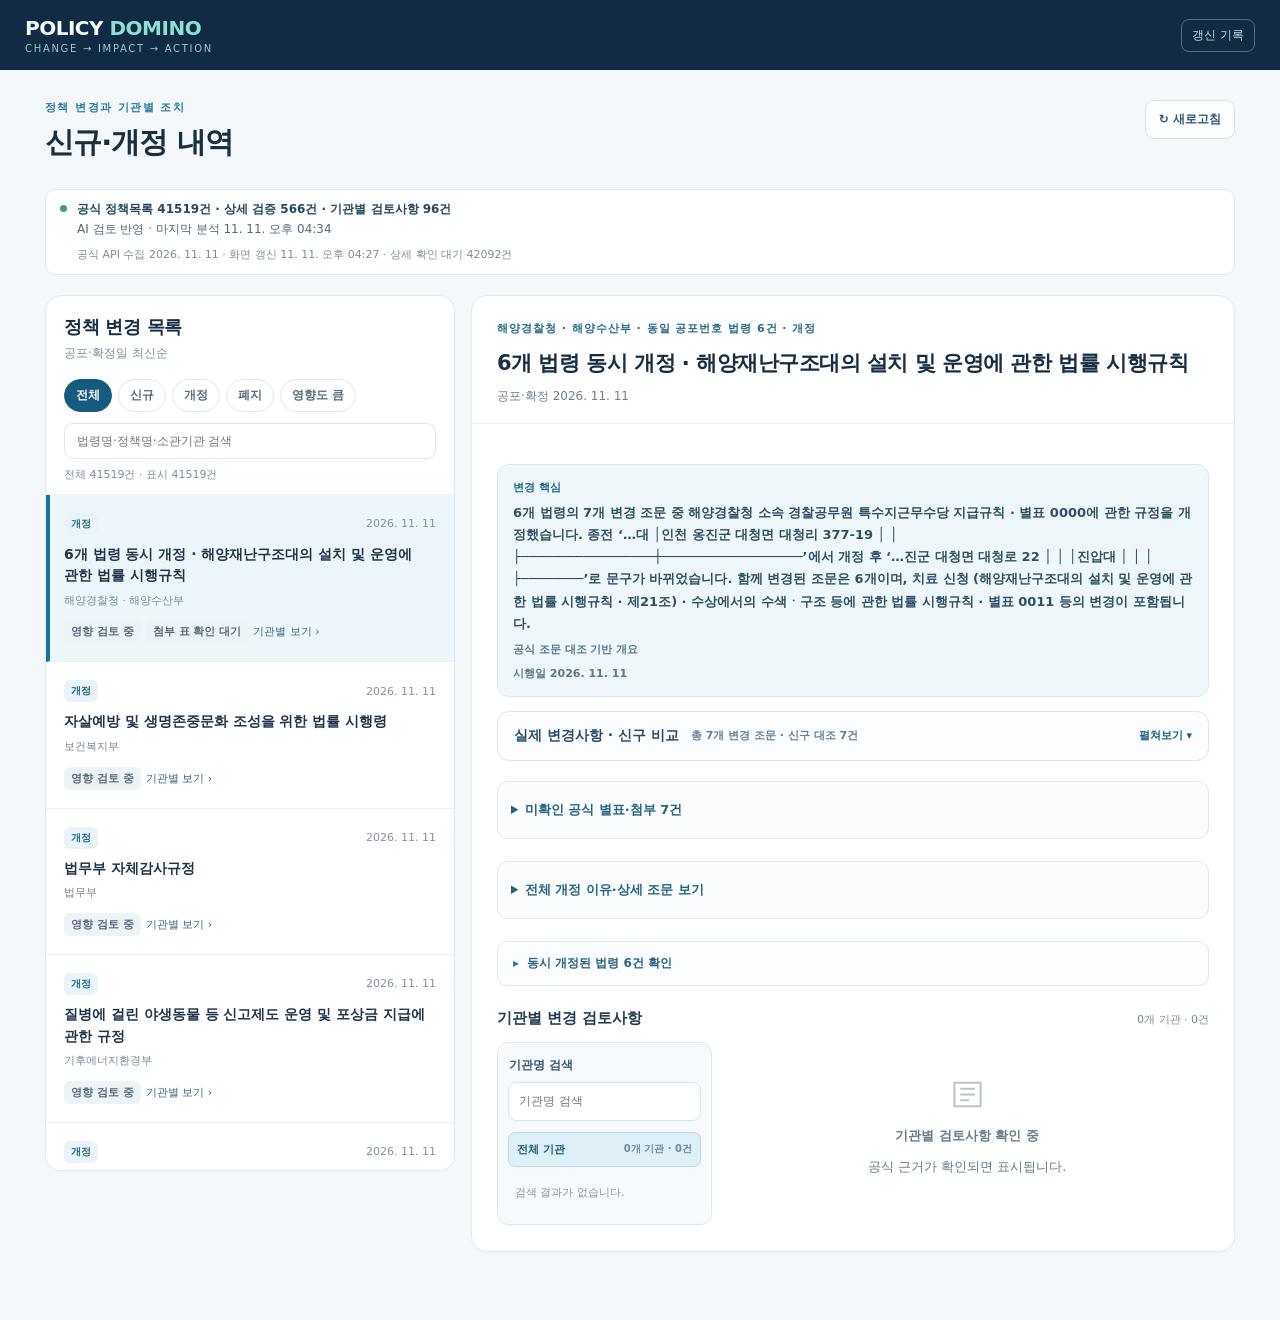
<file: site/index.html>
<!doctype html>
<html lang="ko"><head><meta charset="utf-8"><meta name="viewport" content="width=device-width,initial-scale=1">
<meta http-equiv="refresh" content="0;url=./impact/"><link rel="canonical" href="./impact/">
<title>정책도미노 | 정책 변경과 공공기관 업무 영향</title></head>
<body><p>정책도미노 서비스를 열려면 <a href="./impact/">여기</a>를 누르세요.</p>
<script>location.replace("./impact/"+location.search+location.hash);</script></body></html>
</file>
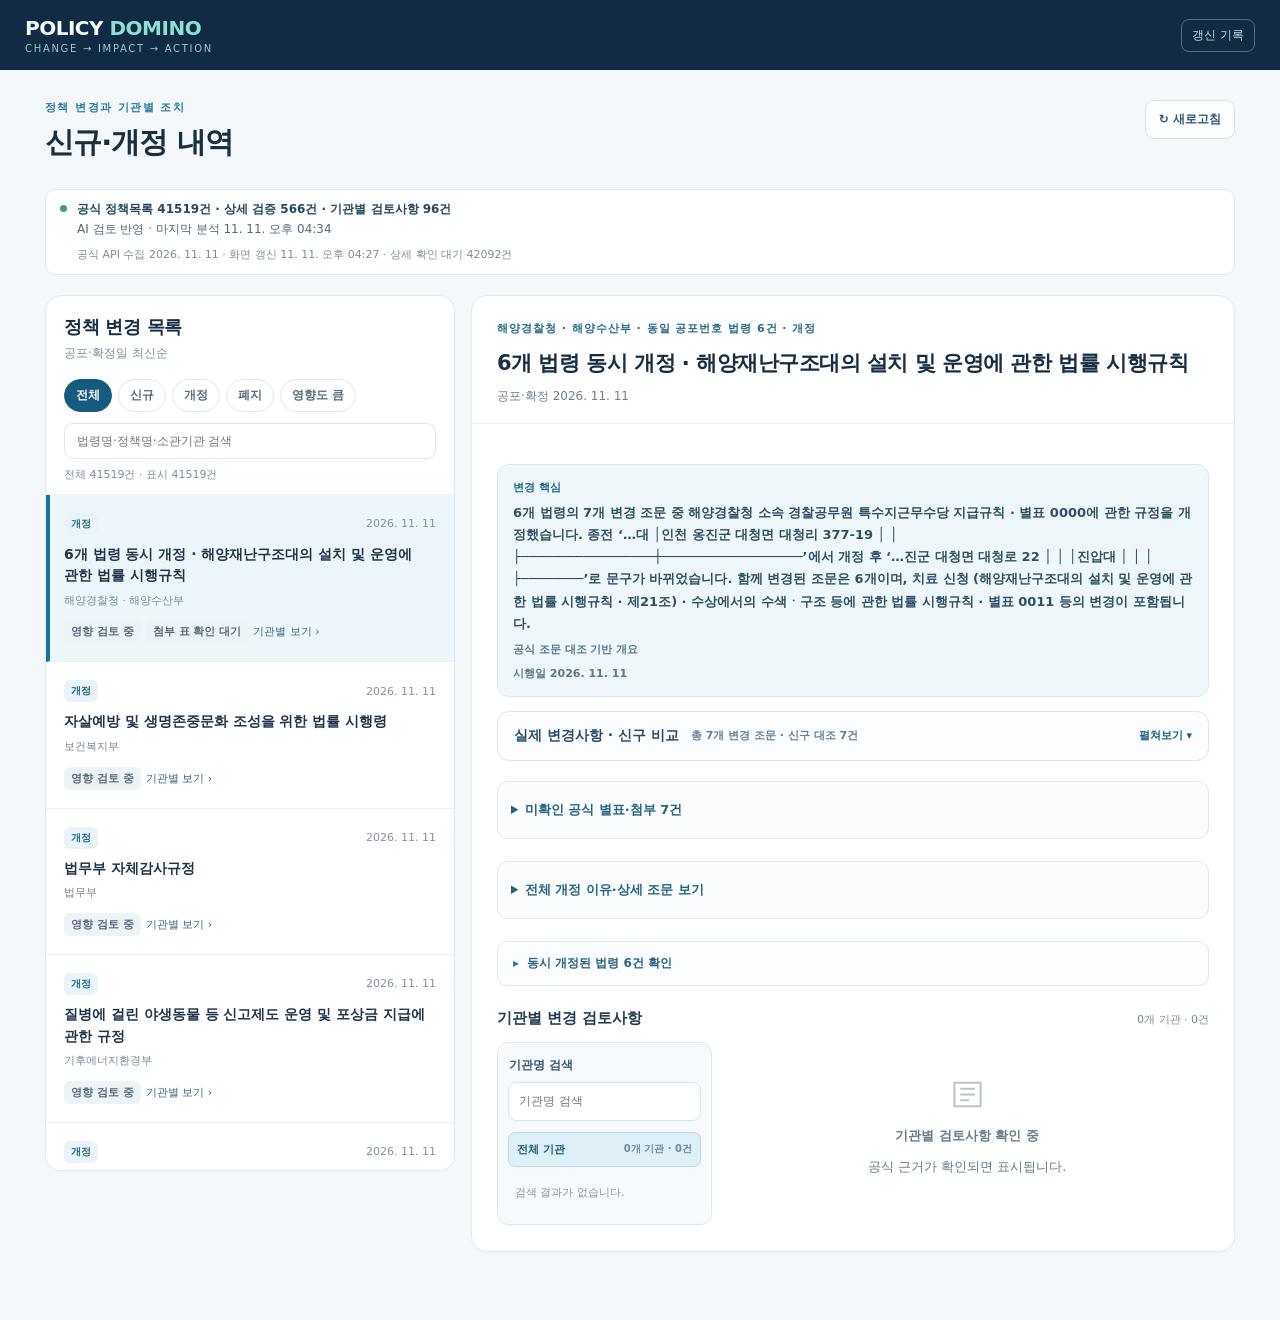
<file: site/classic/index.html>
<!doctype html>
<html lang="ko"><head><meta charset="utf-8"><meta name="viewport" content="width=device-width,initial-scale=1">
<meta name="theme-color" content="#0d263c"><title>정책 도미노 | 신규·개정 정책과 기관별 조치</title>
<link rel="stylesheet" href="../assets/classic.css"></head>
<body data-policy-data-url="./data.json">
<header><div><div class="brand">POLICY <em>DOMINO</em></div><div class="brandSub">CHANGE → IMPACT → ACTION</div></div><div class="headright"><a class="tinyLink" href="https://github.com/dodam-heo/policy-domino/actions" target="_blank" rel="noopener">갱신 기록</a></div></header>
<main>
<div class="intro"><div><div class="eyebrow">정책 변경과 기관별 조치</div><h1>신규·개정 내역</h1></div><button class="refresh" id="reload">↻ 새로고침</button></div>
<div class="system" id="system"><span class="dot"></span><div class="systemInfo"><strong id="sourceTitle">자료 갱신 상태 확인 중</strong><div id="sourceDesc"></div><div class="statusSmall" id="lastChecked"></div></div></div>
<div class="layout" id="layout">
<section class="panel listPanel" aria-label="최신 정책 변경 목록">
<div class="listHeader"><div class="panelTitle">정책 변경 목록</div><div class="panelIntro">공포·확정일 최신순</div>
<div class="filterbar"><button class="chip active" data-law="all">전체</button><button class="chip" data-law="new">신규</button><button class="chip" data-law="amended">개정</button><button class="chip" data-law="abolished">폐지</button><button class="chip" data-law="high-impact" title="변경 조문을 직접 검토하는 기관이 2곳 이상이거나 실제 변경 조항을 적용하는 다른 규정이 2개 이상 확인된 사건">영향도 큼</button></div>
<input class="search" id="q" aria-label="법령·정책 검색" placeholder="법령명·정책명·소관기관 검색"><div class="listCount" id="listCount"></div></div>
<div class="list" id="lawList"><div class="empty">공식 변경내역을 불러오는 중입니다.</div></div>
</section>
<section class="panel detailPanel" id="detailPanel" aria-label="선택한 법령 변경과 기관별 조치">
<div id="detail"><div class="empty">왼쪽 목록에서 정책을 선택하세요.</div></div>
</section></div>
</main>
<script src="../assets/impact-model.js" defer></script>
<script src="../assets/ai-view.js" defer></script>
<script src="../assets/classic.js" defer></script></body></html>
</file>
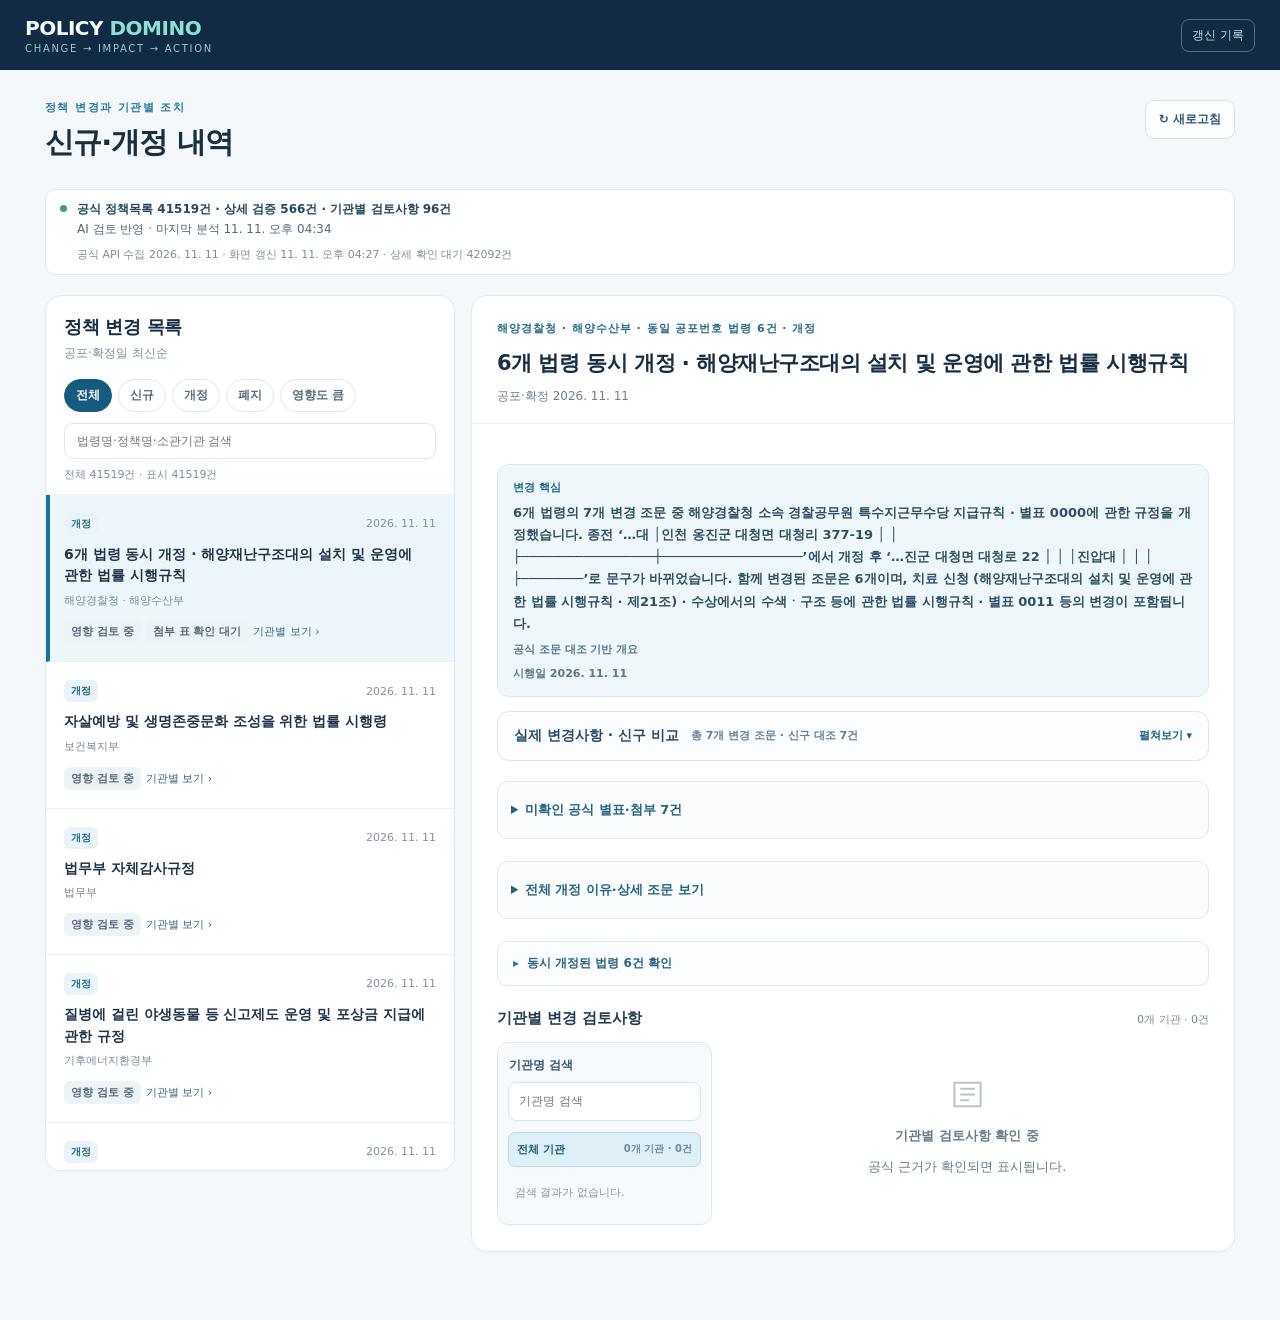
<file: site/impact/index.html>
<!doctype html>
<html lang="ko"><head><meta charset="utf-8"><meta name="viewport" content="width=device-width,initial-scale=1">
<meta name="theme-color" content="#0d263c"><title>정책 도미노 | 신규·개정 정책과 기관별 조치</title>
<link rel="stylesheet" href="../assets/classic.css"></head>
<body data-policy-data-url="../classic/data.json">
<header><div><div class="brand">POLICY <em>DOMINO</em></div><div class="brandSub">CHANGE → IMPACT → ACTION</div></div><div class="headright"><a class="tinyLink" href="https://github.com/dodam-heo/policy-domino/actions" target="_blank" rel="noopener">갱신 기록</a></div></header>
<main>
<div class="intro"><div><div class="eyebrow">정책 변경과 기관별 조치</div><h1>신규·개정 내역</h1></div><button class="refresh" id="reload">↻ 새로고침</button></div>
<div class="system" id="system"><span class="dot"></span><div class="systemInfo"><strong id="sourceTitle">자료 갱신 상태 확인 중</strong><div id="sourceDesc"></div><div class="statusSmall" id="lastChecked"></div></div></div>
<div class="layout" id="layout">
<section class="panel listPanel" aria-label="최신 정책 변경 목록">
<div class="listHeader"><div class="panelTitle">정책 변경 목록</div><div class="panelIntro">공포·확정일 최신순</div>
<div class="filterbar"><button class="chip active" data-law="all">전체</button><button class="chip" data-law="new">신규</button><button class="chip" data-law="amended">개정</button><button class="chip" data-law="abolished">폐지</button><button class="chip" data-law="high-impact" title="변경 조문을 직접 검토하는 기관이 2곳 이상이거나 실제 변경 조항을 적용하는 다른 규정이 2개 이상 확인된 사건">영향도 큼</button></div>
<input class="search" id="q" aria-label="법령·정책 검색" placeholder="법령명·정책명·소관기관 검색"><div class="listCount" id="listCount"></div></div>
<div class="list" id="lawList"><div class="empty">공식 변경내역을 불러오는 중입니다.</div></div>
</section>
<section class="panel detailPanel" id="detailPanel" aria-label="선택한 법령 변경과 기관별 조치">
<div id="detail"><div class="empty">왼쪽 목록에서 정책을 선택하세요.</div></div>
</section></div>
</main>
<script src="../assets/impact-model.js" defer></script>
<script src="../assets/ai-view.js" defer></script>
<script src="../assets/classic.js" defer></script></body></html>
</file>
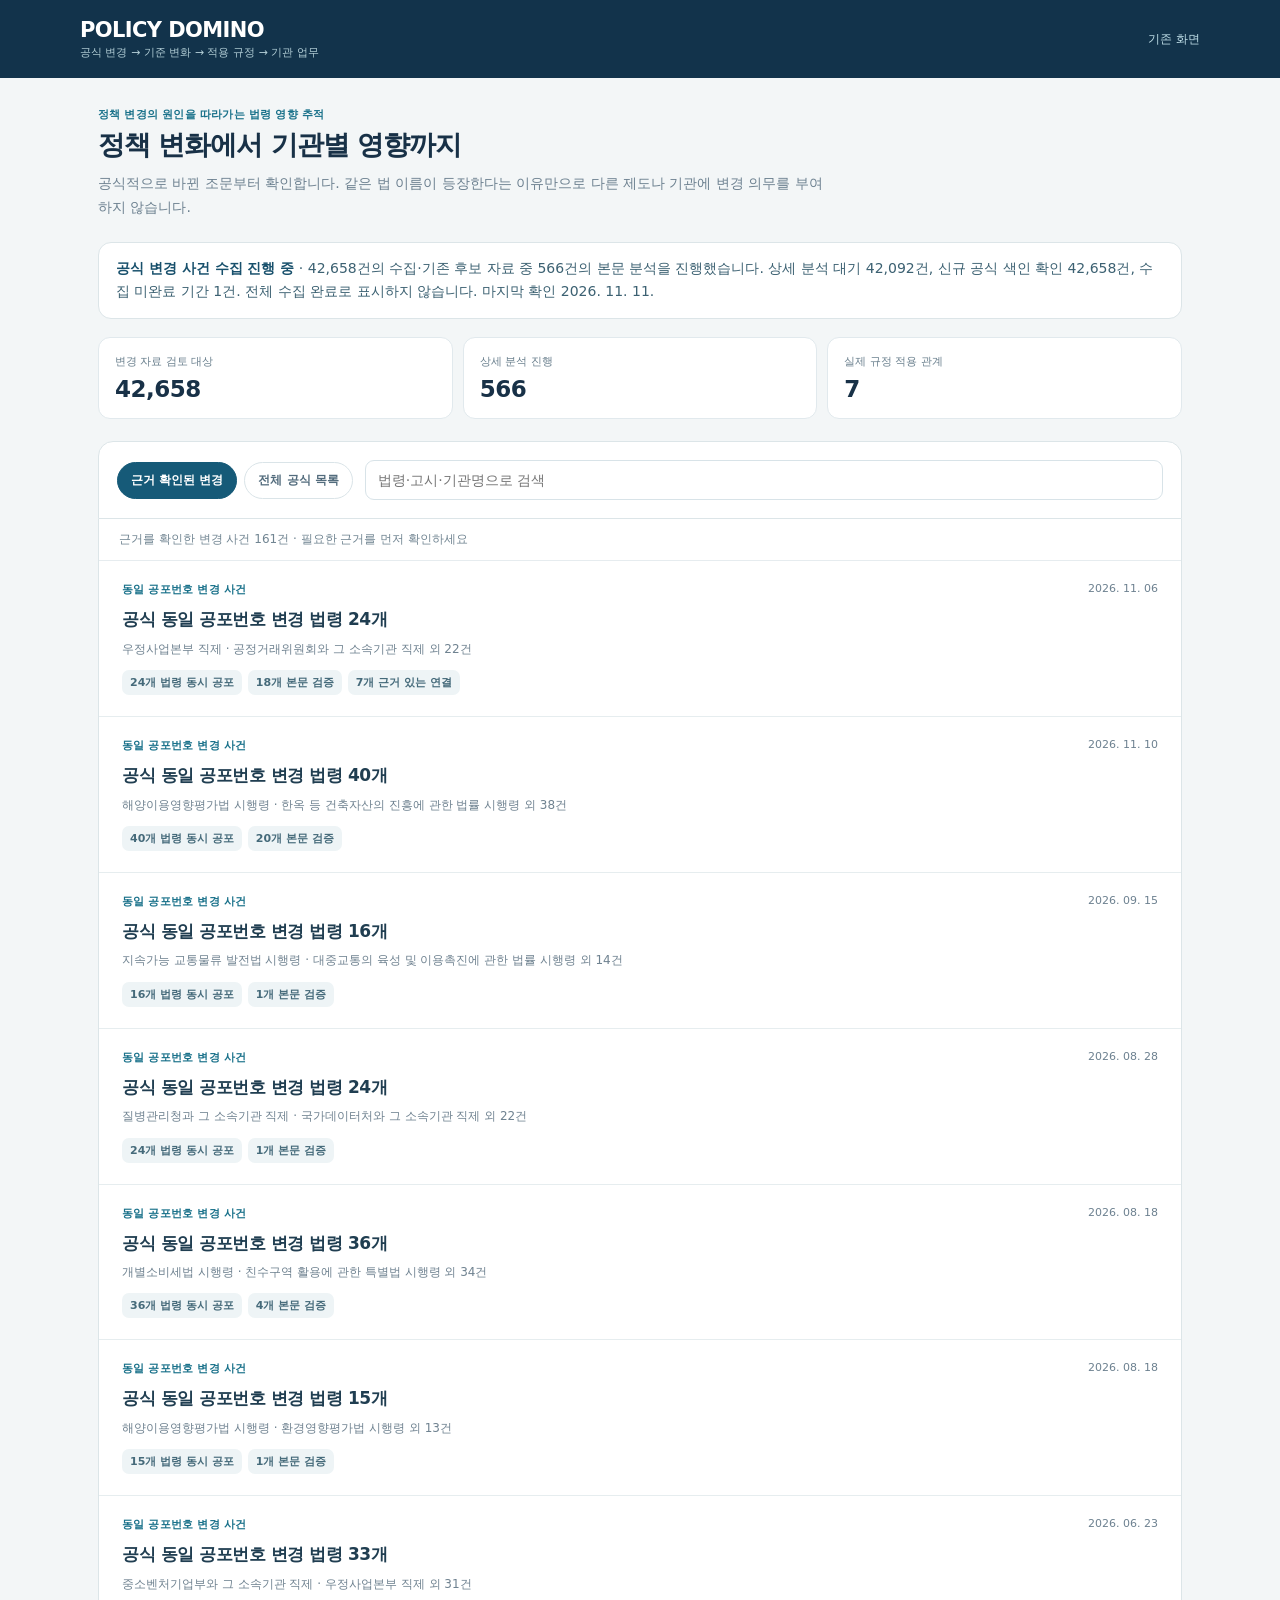
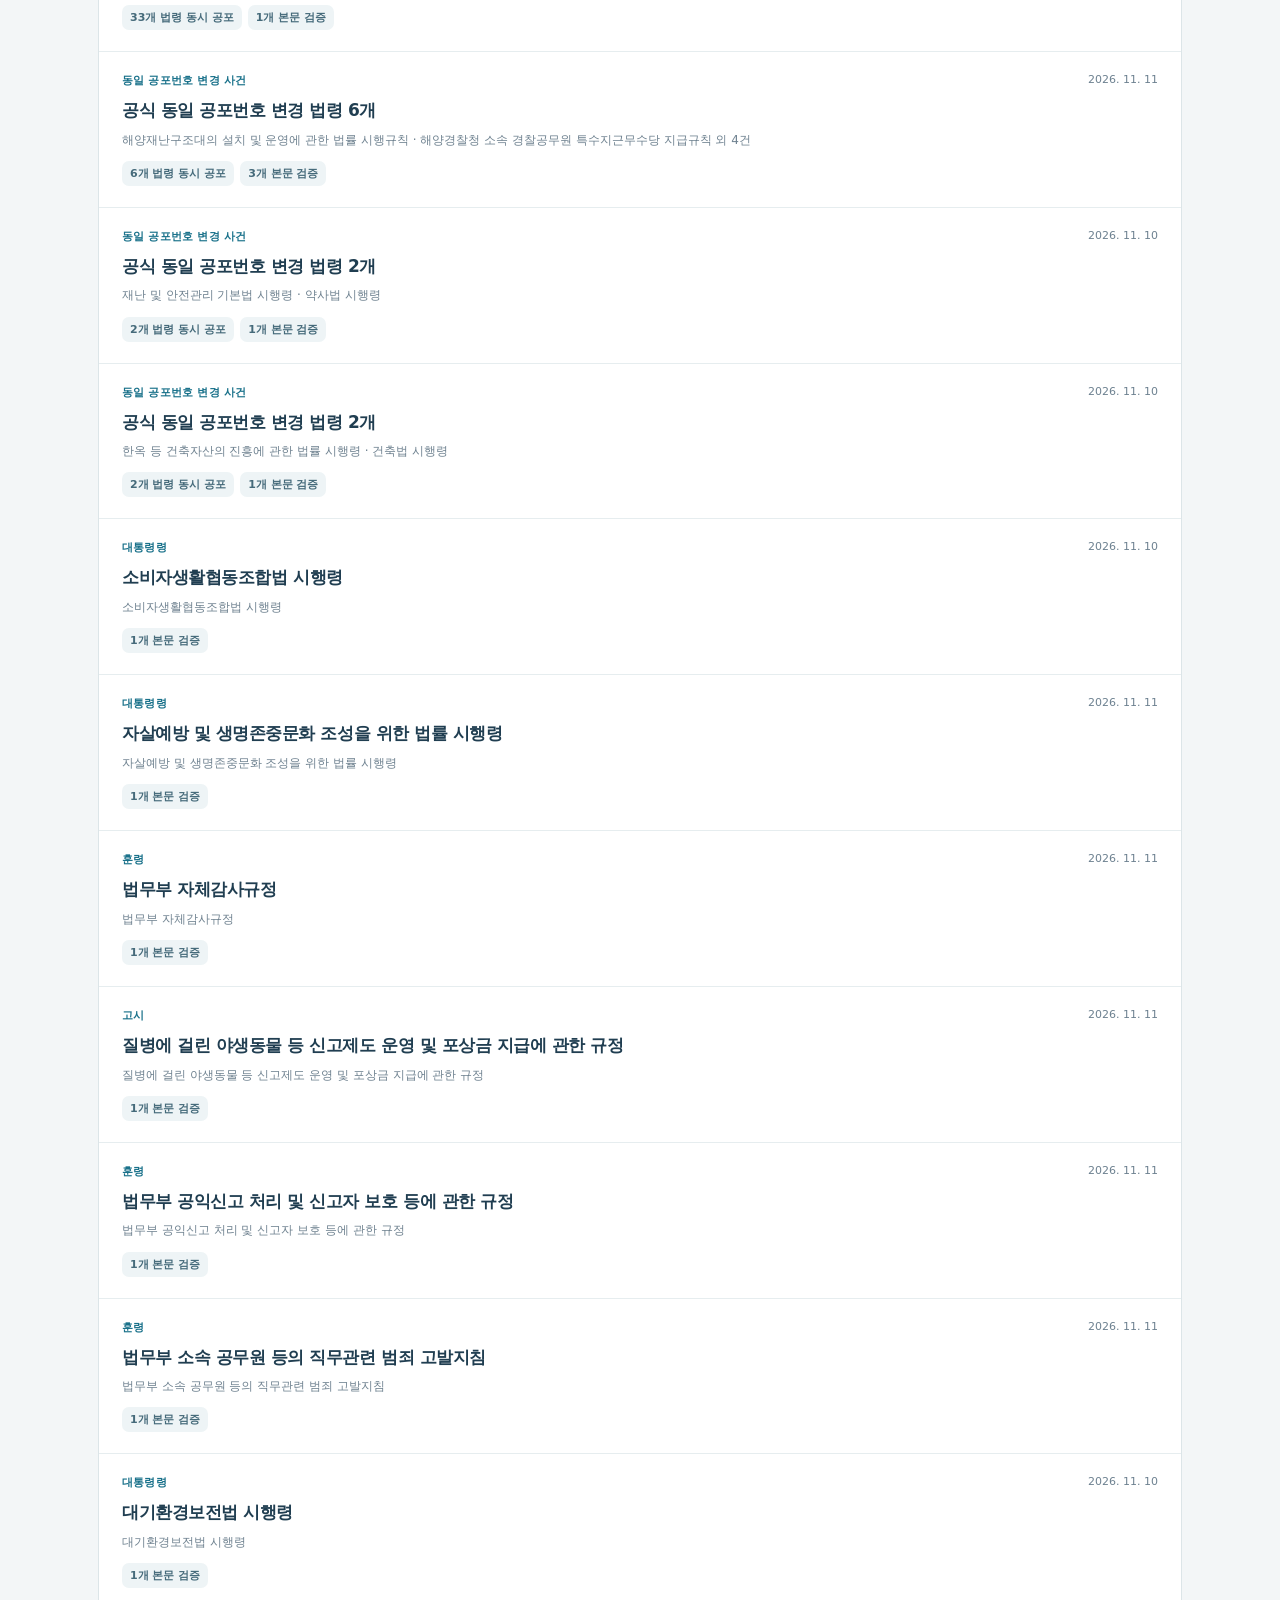
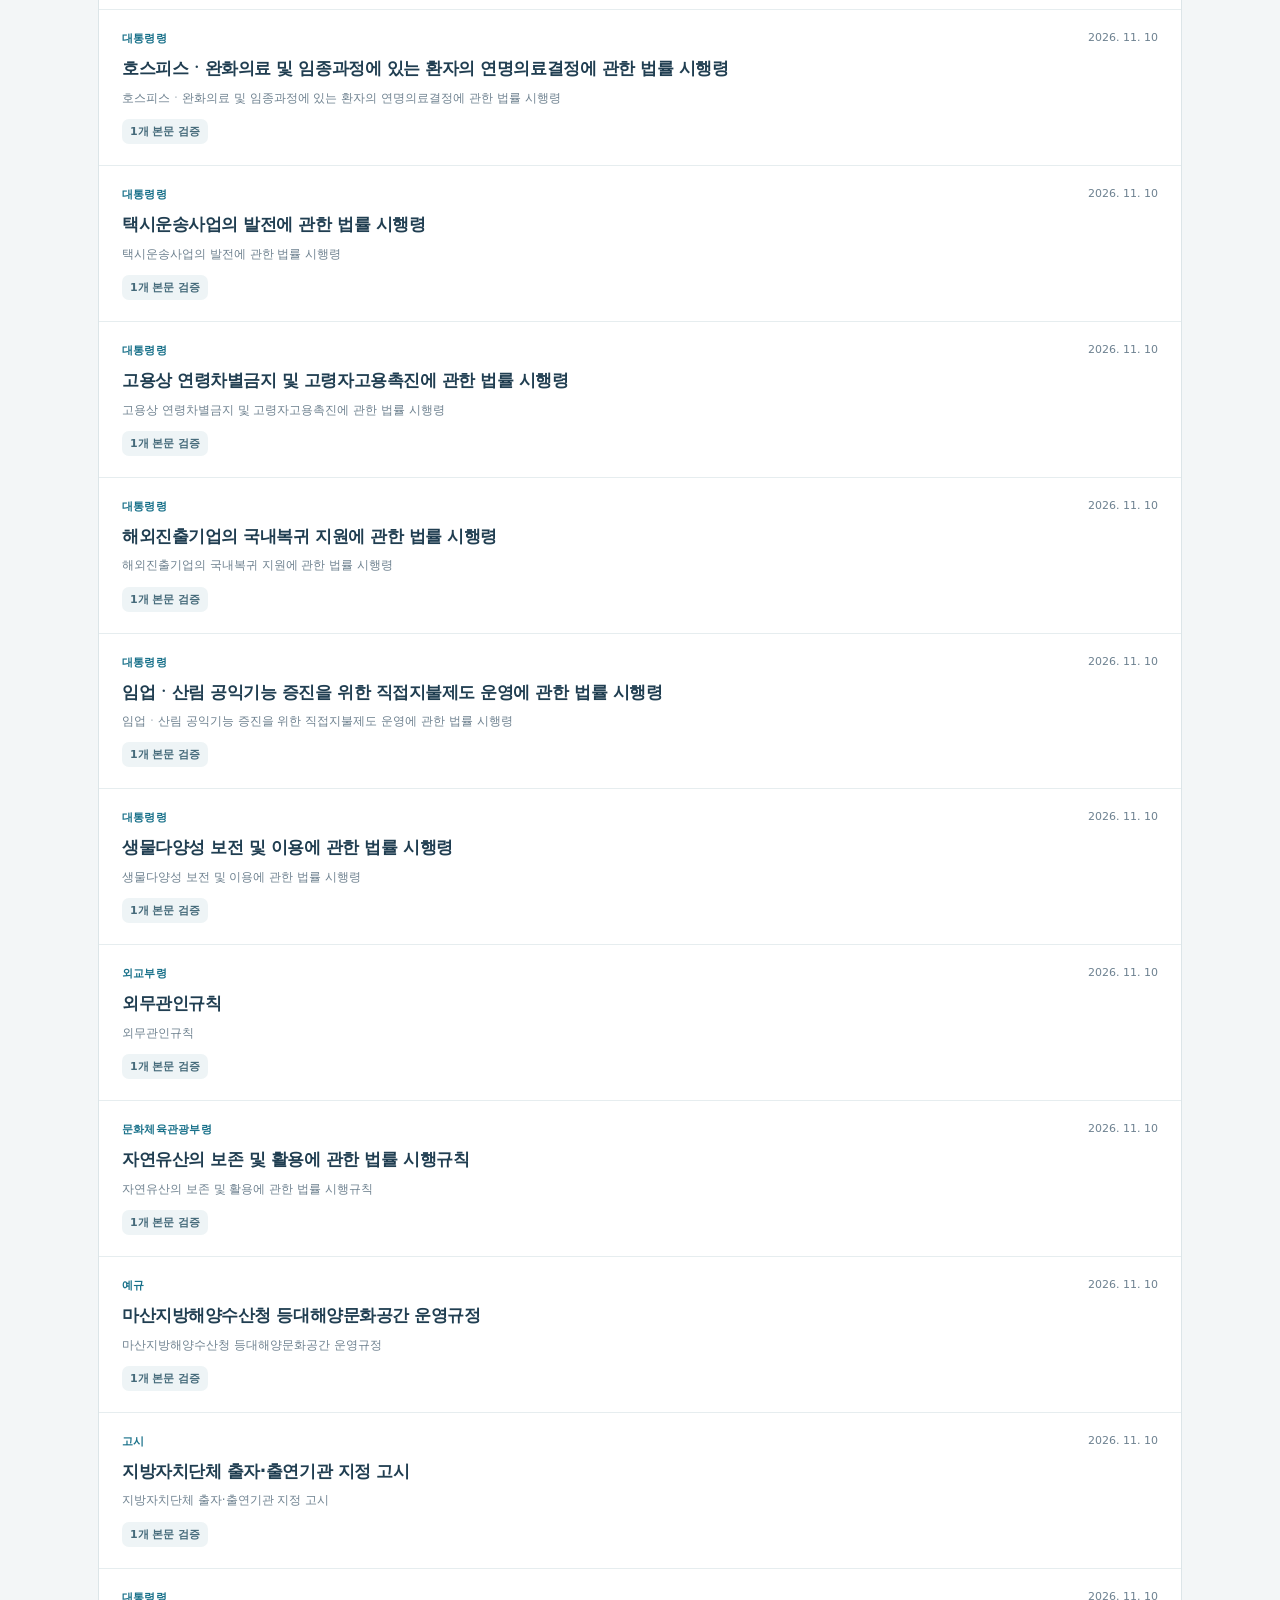
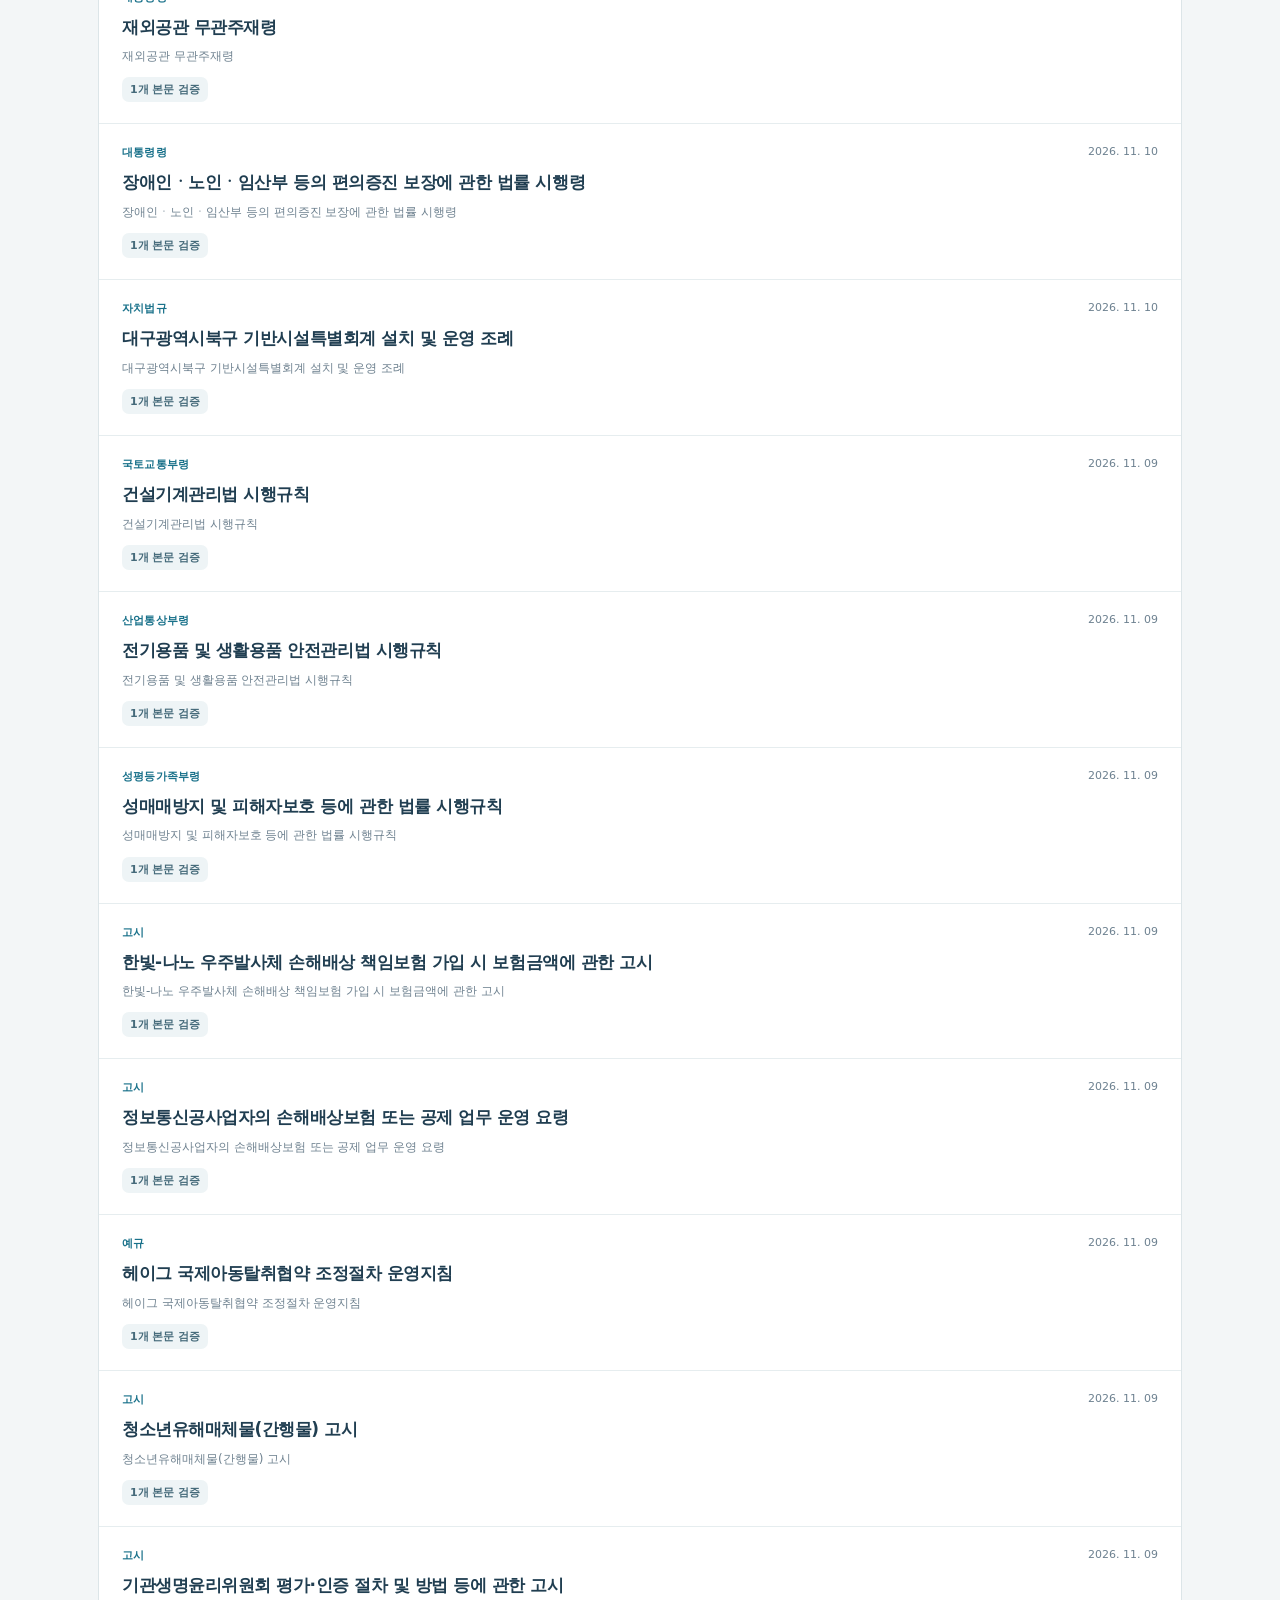
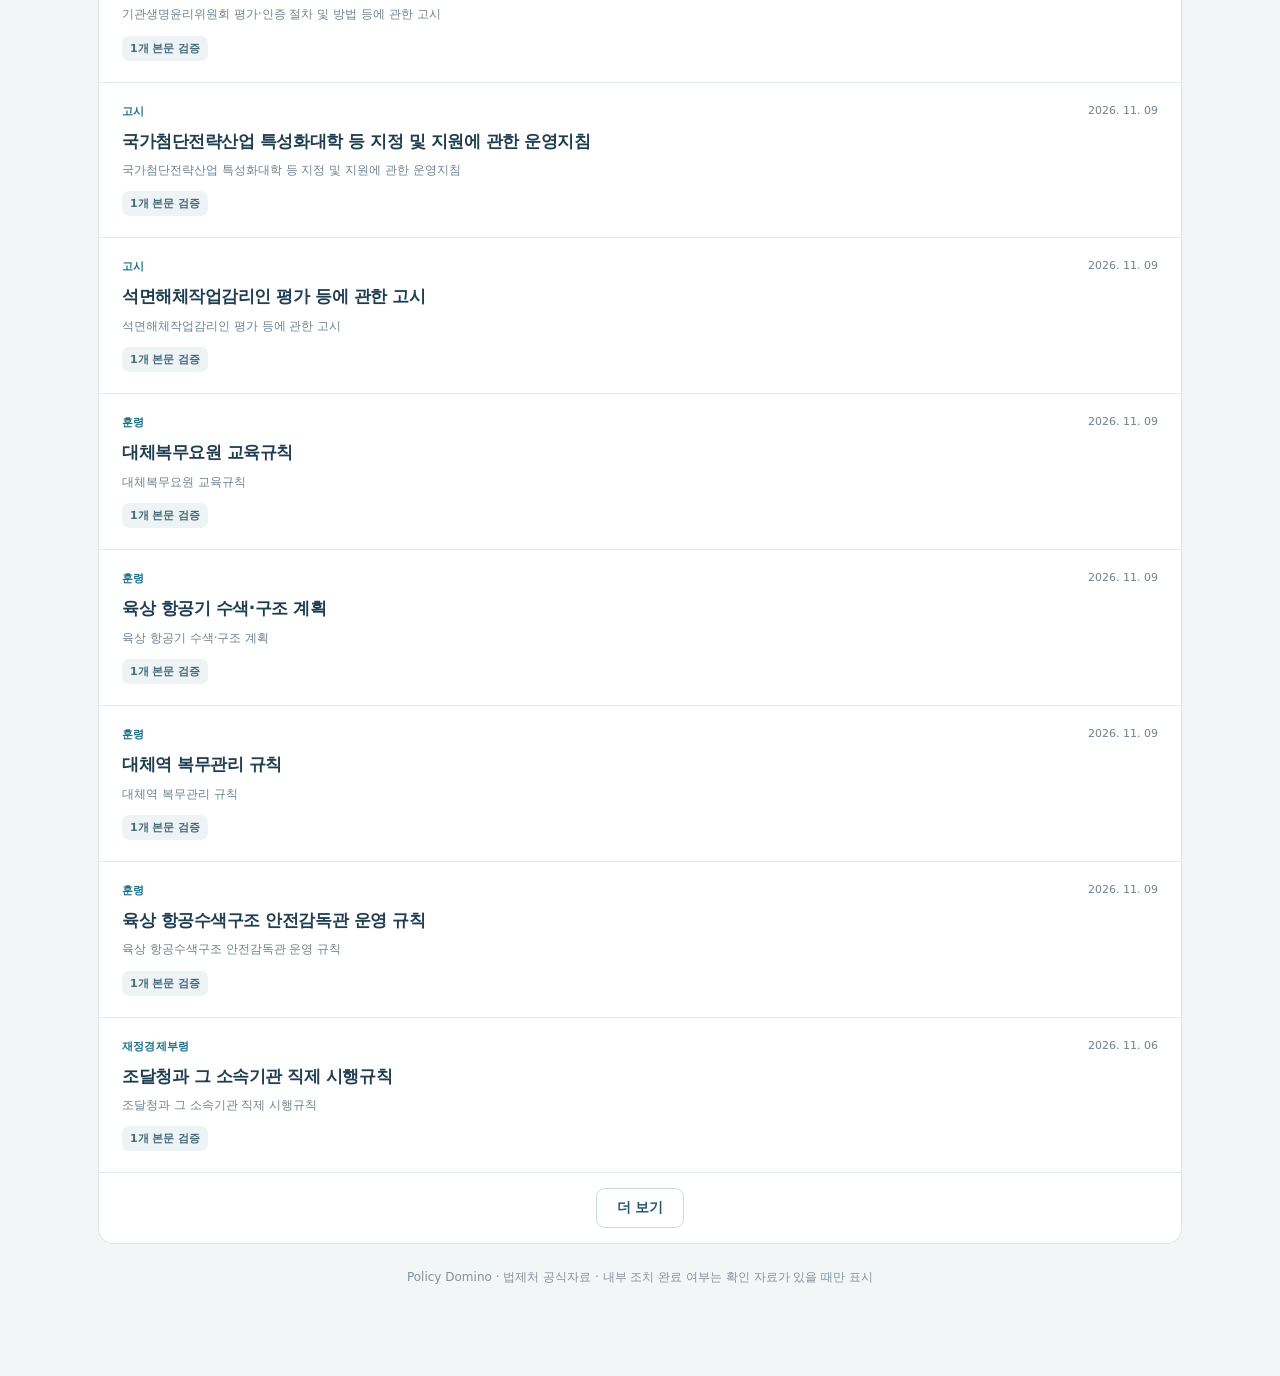
<file: site/v4/index.html>
<!doctype html>
<html lang="ko">
<head>
<meta charset="utf-8"><meta name="viewport" content="width=device-width,initial-scale=1">
<title>정책도미노 v4 | 정책 변경에서 실제 파급까지</title>
<style>
:root{font-family:system-ui,-apple-system,"Apple SD Gothic Neo","Noto Sans KR",sans-serif;color:#183147;background:#f3f6f7;font-size:14px}
*{box-sizing:border-box}body{margin:0}button,input{font:inherit}button{cursor:pointer}
header{background:#12334b;color:white;padding:18px max(20px,calc((100vw - 1120px)/2));display:flex;align-items:center;justify-content:space-between;gap:12px}
header b{font-size:21px;letter-spacing:-.6px}header small{display:block;color:#b2ced6;margin-top:3px;font-size:11px}
header a{color:#c1e0e9;text-decoration:none;font-size:12px}
main{max-width:1120px;margin:auto;padding:27px 18px 65px}
h1{font-size:27px;letter-spacing:-1px;margin:5px 0 9px}h2{font-size:21px;letter-spacing:-.5px}h3{font-size:16px}
p{line-height:1.7}.muted{color:#6d8190}.intro{margin-bottom:22px}.intro p{margin:0;max-width:730px}
.notice{background:#fff;border:1px solid #dce5e8;padding:14px 17px;border-radius:13px;margin:18px 0;line-height:1.7;color:#3c6172}
.notice strong{color:#18506c}
.stats{display:grid;grid-template-columns:repeat(3,minmax(0,1fr));gap:10px;margin:18px 0 22px}
.metric{background:#fff;border:1px solid #e1e9ed;padding:16px;border-radius:12px}
.metric small{display:block;color:#687e8c;font-size:11px;margin-bottom:7px}
.metric strong{font-size:23px;letter-spacing:-.5px}
.controls{background:#fff;border:1px solid #dce5e8;border-radius:15px 15px 0 0;padding:18px;display:flex;gap:12px;flex-wrap:wrap;align-items:center}
.tabs{display:flex;gap:7px;flex-wrap:wrap}
.tab{padding:9px 13px;border:1px solid #dae4e8;border-radius:25px;background:white;color:#536c7d;font-weight:700;font-size:12px}
.tab.active{background:#165a78;color:white;border-color:#165a78}
input{border:1px solid #d8e3e8;border-radius:9px;padding:11px 12px;flex:1;min-width:220px;color:#223d50}
.board{background:white;border:1px solid #dce5e8;border-top:0;border-radius:0 0 15px 15px;overflow:hidden}
.overline{font-size:11px;font-weight:750;color:#19718a;letter-spacing:.02em}
.listheader{padding:12px 20px;border-bottom:1px solid #e6ecef;color:#718592;font-size:12px}
.item{display:block;width:100%;background:white;border:0;text-align:left;padding:21px 23px;border-bottom:1px solid #e6edef;color:#203e51}
.item:hover,.item:focus{background:#f5f9fb}
.item .top{display:flex;justify-content:space-between;gap:10px}
.item h3{margin:10px 0 8px;font-size:17px;line-height:1.45;letter-spacing:-.45px}
.item .sub{color:#6f8290;font-size:12px;line-height:1.6}
.pills{display:flex;gap:6px;flex-wrap:wrap;margin-top:11px}
.pill{display:inline-block;color:#456a7a;background:#eef4f6;border-radius:7px;padding:5px 8px;font-size:11px;font-weight:650}
.pill.good{color:#136d57;background:#e6f6ef}.pill.warn{color:#94652e;background:#fff3e8}
.detail{display:none;margin-top:22px;background:white;border:1px solid #dce5e8;border-radius:16px;overflow:hidden}
.detail.visible{display:block}
.detailhead{padding:24px;border-bottom:1px solid #e4ecef}
.back{border:0;background:none;color:#126381;font-weight:700;padding:0;margin-bottom:14px}
.detailhead h2{margin:11px 0}
.inner{padding:23px}
section{margin-bottom:27px}section h3{border-bottom:1px solid #e3eaee;padding-bottom:11px;margin:0 0 14px}
.impact{border:1px solid #dce7e9;border-radius:12px;padding:16px;margin:12px 0}
.impact.verified{border-left:4px solid #2f9b77}
.impact.citation{border-left:4px solid #d5af7d}
.quote{background:#f4f7f9;border-radius:9px;padding:14px;margin-top:10px;font-size:12px;line-height:1.8;white-space:pre-wrap;overflow-wrap:anywhere}
.versions{display:grid;grid-template-columns:1fr 1fr;gap:8px;margin-top:9px}
.versions div{background:#f6f8f9;padding:12px;border-radius:9px;min-width:0;overflow-wrap:anywhere;font-size:12px;line-height:1.7}
.versions div:last-child{background:#edf8f3}
.versions small{display:block;color:#64808b;font-weight:750;margin-bottom:7px}
.source a{color:#176c86;text-decoration:none;font-size:12px;font-weight:700}
.source{margin-top:12px}
details{border:1px solid #e0e9eb;border-radius:10px;margin:10px 0;padding:13px}
summary{font-weight:750;color:#365e74;cursor:pointer}
.empty{padding:28px;color:#6c8390;line-height:1.8}
#more{display:block;margin:15px auto;background:white;border:1px solid #cbdde4;border-radius:9px;padding:10px 20px;color:#235773;font-weight:700}
footer{text-align:center;color:#83919d;font-size:12px;padding:25px}
@media(min-width:920px){.layout.open{display:grid;grid-template-columns:minmax(270px,.85fr) minmax(0,1.3fr);gap:18px;align-items:start}.layout.open .detail{margin-top:0;display:block}.layout.open .board{max-height:80vh;overflow:auto}.layout.open .controls{grid-column:1}.layout.open .board{grid-column:1}.layout.open .detail{grid-column:2;grid-row:1/span 2;position:sticky;top:12px;max-height:92vh;overflow:auto}}
@media(max-width:630px){main{padding:22px 13px 50px}.stats{gap:7px}.metric{padding:11px}.metric strong{font-size:20px}.metric small{font-size:10px}.item{padding:17px}.inner,.detailhead{padding:17px}.versions{grid-template-columns:1fr}.intro h1{font-size:24px}}
</style>
</head>
<body>
<header><div><b>POLICY DOMINO</b><small>공식 변경 → 기준 변화 → 적용 규정 → 기관 업무</small></div><a href="../">기존 화면</a></header>
<main>
<div class="intro"><span class="overline">정책 변경의 원인을 따라가는 법령 영향 추적</span>
<h1>정책 변화에서 기관별 영향까지</h1>
<p class="muted">공식적으로 바뀐 조문부터 확인합니다. 같은 법 이름이 등장한다는 이유만으로 다른 제도나 기관에 변경 의무를 부여하지 않습니다.</p></div>
<div class="notice" id="status">공식 변경이력과 근거를 확인하고 있습니다.</div>
<div class="stats"><div class="metric"><small>변경 자료 검토 대상</small><strong id="count">—</strong></div><div class="metric"><small>상세 분석 진행</small><strong id="verified">—</strong></div><div class="metric"><small>실제 규정 적용 관계</small><strong id="linked">—</strong></div></div>
<div class="layout" id="layout">
 <div class="controls"><div class="tabs">
 <button class="tab active" data-filter="impact">근거 확인된 변경</button>
 <button class="tab" data-filter="all">전체 공식 목록</button>
 </div><input id="query" placeholder="법령·고시·기관명으로 검색" aria-label="검색"></div>
 <div class="board"><div class="listheader" id="listing">실제 확인된 정책 변경을 먼저 표시합니다.</div><div id="list"></div><button id="more" hidden>더 보기</button></div>
 <div class="detail" id="detail" aria-live="polite"></div>
</div>
<footer>Policy Domino · 법제처 공식자료 · 내부 조치 완료 여부는 확인 자료가 있을 때만 표시</footer>
</main>
<script>
const $=s=>document.querySelector(s);
const ESC=s=>String(s??"").replace(/[&<>"']/g,c=>({"&":"&amp;","<":"&lt;",">":"&gt;",'"':"&quot;","'":"&#39;"}[c]));
const date=s=>String(s||"").replace(/-/g,". ")||"미확인";
const safeUrl=s=>/^https:\/\/(?:www\.)?law\.go\.kr\//i.test(s||"")?s:"https://www.law.go.kr";
const status=v=>({
 official_record_only:"공식 목록만 확인",verified_changed_clauses:"신구 조문 확인",
 verified_annual_replacement:"연도별 기준 교체 확인",
 verified_enactment:"제정 확인",verified_repeal_notice:"폐지 확인",
 detail_failed:"본문 조회 실패",partial_official_text:"원문 불완전"
}[v]||"근거 추가 확인");
let DATA={featured_events:[],other_events:[],collection:{},links:{}};
let filter="impact",offset=0,selected="";
function filtered(){
 const all=filter==="all"?DATA.featured_events.concat(DATA.other_events):DATA.featured_events;
 const q=$("#query").value.trim().toLowerCase();
 return all.filter(g=>!q||[g.summary,g.date,...(g.source_docs||[]).map(d=>d.title+" "+d.ministry)].join(" ").toLowerCase().includes(q));
}
function renderList(){
 const arr=filtered(),limit=offset+45;
 $("#listing").textContent=(filter==="impact"?"근거를 확인한 변경 사건 ":"공식 변경목록 ") +arr.length+"건 · 필요한 근거를 먼저 확인하세요";
 $("#list").innerHTML=arr.length?arr.slice(0,limit).map(g=>{
 const sources=g.source_docs||[],count=g.dependencies?.length||0;
 const tags=[g.source_count>1?g.source_count+"개 법령 동시 공포":null,
  g.verified_count?g.verified_count+"개 본문 검증":"본문 검증 대기",
  count?count+"개 근거 있는 연결":null].filter(Boolean);
 return '<button class="item" data-id="'+ESC(g.id)+'"><div class="top"><span class="overline">'+
  ESC(g.source_count>1?"동일 공포번호 변경 사건":sources[0]?.kind||"공식 법령·고시")+
  '</span><span class="muted" style="font-size:11px">'+ESC(date(g.date))+'</span></div>'+
  '<h3>'+ESC(g.summary)+'</h3><div class="sub">'+ESC(sources.slice(0,2).map(s=>s.title).join(" · "))+
  (sources.length>2?" 외 "+(sources.length-2)+"건":"")+'</div><div class="pills">'+
  tags.map(x=>'<span class="pill">'+ESC(x)+'</span>').join("")+'</div></button>';
 }).join(""):'<div class="empty">이 조건에서 검증된 공식 변경 사건이 없습니다. 전체 목록에서 아직 분석 중인 자료도 확인할 수 있습니다.</div>';
 $("#list").querySelectorAll("[data-id]").forEach(b=>b.onclick=()=>select(b.dataset.id));
 $("#more").hidden=arr.length<=limit;
}
function nameOf(doc){return doc.title+" · "+doc.revision}
function docCard(doc){
 const extracts=(doc.excerpts||[]).slice(0,5);
 const duties=doc.actor_duties||[];
 return '<article class="impact"><div class="overline">'+ESC(status(doc.verification))+
 '</div><h3 style="margin:8px 0;border:0;padding:0">'+ESC(doc.title)+'</h3>'+
 '<div class="muted" style="font-size:12px">'+ESC(doc.revision||"공식 변경")+" · "+ESC(doc.kind||"법령·행정규칙")+
 ' · 시행 '+ESC(date(doc.effective))+'</div>'+
 '<p style="font-size:12px">변경 조항 '+ESC((doc.changed_articles||[]).slice(0,8).join(" · ")||"세부 조항 대조 중")+'</p>'+
 (doc.comparison?'<div class="pill">이전 '+ESC(doc.comparison.before_published||"")+' → 현행 '+ESC(doc.comparison.after_published||"")+'</div>':"")+
 (doc.needs_attachment_check?'<p class="muted">첨부 수치표·별표는 별도 확인 필요</p>':"")+
 (doc.notes||[]).map(n=>'<p class="muted" style="font-size:12px">'+ESC(n)+'</p>').join("")+
 (extracts.length?'<details><summary>조문 변경 전후 · '+extracts.length+'건</summary>'+
 extracts.map(p=>'<div class="versions"><div><small>변경 전 · '+ESC(p.article)+'</small>'+
 ESC(p.before||"기존 조항 없음")+'</div><div><small>변경 후</small>'+ESC(p.after||"삭제")+'</div></div>').join("")+
 '</details>':'')+
 (duties.length?'<details><summary>조문에 명시된 집행기관 '+duties.length+'건 (내부 조치 미확인)</summary>'+
 duties.map(d=>'<div class="quote"><b>'+ESC(d.agency)+'</b> · '+ESC(d.article)+
 '\n변경된 법정 업무 문장:\n'+ESC(d.after)+
 '\n기관 내부 규정이나 시스템 변경 여부는 미확인</div>').join("")+'</details>':'')+
 '<div class="source"><a href="'+ESC(safeUrl(doc.url))+'" target="_blank" rel="noopener">법제처 공식 원문 확인 ↗</a></div></article>';
}
function detail(group){
 const docs=group.source_docs||[],edges=group.dependencies||[],delegated=group.official_review_candidates||[];
 const connected=edges.length?edges.map(e=>
 '<article class="impact verified"><div class="overline">바뀐 조항을 적용하는 규정 확인</div>'+
 '<h3 style="margin:9px 0;border:0">'+ESC(e.target_title)+'</h3>'+
 '<div class="muted">'+ESC(e.target_ministry||"")+' · 적용 조문 '+ESC(e.target_article||"")+'</div>'+
 '<p style="font-size:12px">인용된 변경 조항: '+ESC(e.source_article||"산식 기준")+
 ' · '+ESC(e.proof)+'</p><div class="quote">'+ESC(e.excerpt)+'</div>'+
 '<p class="muted" style="font-size:12px">정책 기준 적용관계를 확인한 것으로, 해당 기관의 내부 조치 완료 또는 수정 의무가 자동 확정된 것은 아닙니다.</p>'+
 '<div class="source"><a href="'+ESC(safeUrl(e.target_url))+'" target="_blank" rel="noopener">연결 규정 확인 ↗</a></div></article>').join(""):
 '<div class="empty" style="padding:12px 0">변경된 조항을 직접 적용하는 다른 규정은 아직 확인되지 않았습니다. 단순 법령명 인용은 정책 영향에 포함하지 않습니다.</div>';
 const review=delegated.length?'<p class="muted" style="font-size:12px">아래는 공식적으로 변경 조항과 위임·인용 관계가 확인된 규정입니다. 해당 규정의 수정 의무나 기관별 이행 여부가 검증된 것은 아닙니다.</p>'+
 delegated.slice(0,60).map(x=>'<article class="impact citation"><div class="overline">공식 위임·인용 관계 · 적용 영향 추가 확인</div><h3 style="border:0;padding:0;margin:8px 0">'+ESC(x.title)+'</h3>'+
 '<div class="muted" style="font-size:12px">변경 원천 조항 '+ESC(x.source_article)+' · '+ESC(x.reference_kind)+'</div>'+
 (x.line_text?'<div class="quote">'+ESC(x.line_text)+'</div>':'')+
 '<div class="source"><a href="'+ESC(safeUrl(x.url))+'" target="_blank" rel="noopener">공식 위임 규정 확인 ↗</a></div></article>').join(""):
 '<div class="empty" style="padding:12px 0">추가 위임·인용 규정이 확인되지 않았거나 조회가 진행 중입니다.</div>';
 return '<div class="detailhead"><button class="back" id="back">← 변경 목록으로</button>'+
 '<div class="overline">공식 변경 사건 · '+ESC(date(group.date))+'</div>'+
 '<h2>'+ESC(group.summary)+'</h2><div class="pills"><span class="pill">'+
 ESC(docs.length)+'개 원천 문서</span><span class="pill good">'+
 ESC(edges.length)+'개 확인된 규정 연결</span></div></div><div class="inner">'+
 '<section><h3>① 실제로 무엇이 변경됐나</h3>'+docs.map(docCard).join("")+'</section>'+
 '<section><h3>② 변경 기준을 적용하는 다른 규정</h3>'+connected+'</section>'+
 '<section><h3>③ 공식 위임 관계에 있는 추가 검토 규정</h3>'+review+'</section>'+
 '<section><h3>④ 기관별 업무 영향</h3><p class="muted">변경된 동일 조문에 집행기관의 법정 의무가 명시된 경우만 위에 표시합니다. 구체적인 내부 업무 변경·시스템 수정 지시는 별도의 근거가 있어야 작성합니다.</p></section>'+
 '</div>';
}
function select(id){
 selected=id;
 const g=DATA.featured_events.concat(DATA.other_events).find(x=>x.id===id);
 if(!g)return;
 $("#detail").innerHTML=detail(g);
 $("#detail").classList.add("visible");
 $("#layout").classList.add("open");
 $("#back").onclick=()=>{$("#detail").classList.remove("visible");$("#layout").classList.remove("open")};
 if(window.innerWidth<920)$("#detail").scrollIntoView({block:"start",behavior:"smooth"});
}
function render(){
 offset=0;renderList();
 if(selected)select(selected);
}
async function load(){
 try{
  const response=await fetch("./data.json?v="+Date.now(),{cache:"no-store"});
  if(!response.ok)throw Error("공식 분석 데이터 HTTP "+response.status);
  DATA=await response.json();
  if(DATA.schema!=="policy-domino-v4")throw Error("호환되지 않는 수집 분석 스키마");
  const health=DATA.collection||{},flags=DATA.links||{};
  $("#count").textContent=(health.official_catalogue||0).toLocaleString("ko-KR");
  $("#verified").textContent=(health.detailed_checked||0).toLocaleString("ko-KR");
  $("#linked").textContent=(flags.confirmed_provision_or_formula_use||0).toLocaleString("ko-KR");
  $("#status").innerHTML="<strong>공식 변경 사건 수집 진행 중</strong> · "+
    ESC((health.official_catalogue||0).toLocaleString("ko-KR"))+"건의 수집·기존 후보 자료 중 "+
    ESC((health.detailed_checked||0).toLocaleString("ko-KR"))+
    "건의 본문 분석을 진행했습니다. 상세 분석 대기 "+
    ESC((health.pending_details||0).toLocaleString("ko-KR"))+
    "건, 신규 공식 색인 확인 "+ESC((health.fresh_official_index||0).toLocaleString("ko-KR"))+"건, 수집 미완료 기간 "+ESC(health.incomplete_windows||0)+
    "건. 전체 수집 완료로 표시하지 않습니다. 마지막 확인 "+
    ESC(date(DATA.generated_at?.slice(0,10)))+".";
  render();
 }catch(e){$("#status").textContent="데이터 확인 실패: "+e.message;$("#list").innerHTML='<div class="empty">공식 수집이 완료되기 전입니다.</div>'}
}
document.querySelectorAll("[data-filter]").forEach(b=>b.onclick=()=>{
 filter=b.dataset.filter;document.querySelectorAll("[data-filter]").forEach(x=>x.classList.toggle("active",x===b));render();
});
$("#query").addEventListener("input",render);
$("#more").onclick=()=>{offset+=45;renderList()};
load();
</script>
</body></html>
</file>
<file: site/assets/classic.css>
:root{font-family:"Pretendard Variable","Apple SD Gothic Neo","Noto Sans KR",system-ui,-apple-system,sans-serif;--ink:#182e43;--muted:#718293;--border:#e2e9ee;--blue:#14597b;--pale:#f5f8fa;--panel:#fff;background:var(--pale);color:var(--ink);font-size:14px}*{box-sizing:border-box}
body{margin:0}button,input,select{font:inherit}button{cursor:pointer}a{color:#17658c;text-decoration:none}a:hover{text-decoration:underline}
header{background:#102b43;color:#f7fbff;padding:16px max(20px,calc((100vw - 1230px)/2));display:flex;align-items:center;justify-content:space-between;gap:10px}
.brand{font-weight:850;letter-spacing:-.5px;font-size:20px}.brand em{font-style:normal;color:#8ee1d2}.brandSub{font-size:10px;letter-spacing:.17em;color:#a4c7d2;margin-top:3px}.headright{display:flex;align-items:center;gap:10px}.tinyLink{font-size:12px;color:#c6deea;text-decoration:none;border:1px solid #547080;padding:7px 10px;border-radius:8px}
main{max-width:1230px;margin:auto;padding:30px 20px 68px}
.eyebrow{font-size:11px;font-weight:800;letter-spacing:.13em;color:#277899}h1{font-size:29px;letter-spacing:-.9px;margin:9px 0 7px;line-height:1.25}p{margin:0}.lead{color:var(--muted);line-height:1.6;font-size:13px}
.intro{display:flex;justify-content:space-between;align-items:start;gap:16px;flex-wrap:wrap;margin-bottom:22px}.refresh{background:white;color:#2b5972;border:1px solid #d5e2e9;border-radius:9px;padding:10px 13px;font-size:12px;font-weight:750}
.system{display:flex;align-items:flex-start;gap:10px;padding:10px 14px;border:1px solid #dde7ed;background:#fff;border-radius:10px;margin:18px 0 20px;color:#526c7c;font-size:12px;line-height:1.65}.system strong{color:#234861}
.system.error{border-color:#f0d6c7;background:#fff9f4}.system.error strong{color:#9c4e2d}.system .dot{background:#439b7b;border-radius:50%;width:7px;height:7px;flex:none;margin-top:5px}.system.error .dot{background:#d58b59}
.system a{font-weight:700;white-space:nowrap}.systemInfo{flex:1}.statusSmall{color:#7b8d9c;font-size:11px;margin-top:6px}
.layout{display:grid;grid-template-columns:minmax(310px,410px) minmax(0,1fr);gap:16px;align-items:start}
.panel{border:1px solid var(--border);border-radius:16px;background:var(--panel);min-width:0;box-shadow:0 1px 3px #16324d08}
.listPanel{overflow:hidden}.listHeader{padding:19px 18px 12px;border-bottom:1px solid #edf1f4}.panelTitle{font-size:18px;font-weight:820;letter-spacing:-.3px}.panelIntro{font-size:12px;color:#7990a0;margin-top:5px;line-height:1.55}
.filterbar{display:flex;gap:6px;margin-top:16px;flex-wrap:wrap}.chip{padding:7px 11px;border:1px solid #dce6ec;border-radius:99px;background:white;color:#576f81;font-size:12px;font-weight:700}.chip.active{background:#155b7e;color:white;border-color:#155b7e}.search{display:block;width:100%;margin:11px 0 4px;border:1px solid #dce6eb;background:#fff;border-radius:9px;padding:10px 12px;font-size:12px}
.listCount{font-size:11px;color:#788e9e;margin-top:8px}.list{max-height:75vh;overflow-y:auto}
.lawItem{border:0;border-bottom:1px solid #ebeff3;padding:18px;background:white;text-align:left;width:100%;display:block;cursor:pointer;position:relative}.lawItem:hover{background:#f6fafc}.lawItem.active{background:#edf6fa;border-left:4px solid #14769a;padding-left:14px}
.lawTop{display:flex;justify-content:space-between;align-items:center;gap:8px}.lawType{font-size:10px;letter-spacing:-.05px;font-weight:800;color:#256984;background:#e9f3f8;padding:4px 7px;border-radius:6px}.lawType.add{color:#187361;background:#e2f5ef}.lawType.remove{color:#8a5162;background:#f8eef0}.lawDate{font-size:11px;color:#8193a2}
.lawName{font-weight:760;font-size:14px;line-height:1.55;margin:9px 0 6px;color:#20354b;word-break:keep-all}.lawMeta{font-size:11px;color:#758a99;line-height:1.5}.lawFoot{display:flex;align-items:center;gap:5px;flex-wrap:wrap;margin-top:11px;font-size:11px;color:#326682}.mini{background:#eef3f6;border-radius:6px;padding:4px 7px;font-weight:700;color:#576d7f}
.empty{padding:35px 18px;text-align:center;color:#667d8d;line-height:1.8;font-size:13px}.empty svg{display:block;margin:0 auto 12px;opacity:.45}
.detailPanel{min-height:520px}.detailHeader{padding:24px 25px 18px;border-bottom:1px solid #ebeff3}.detailKicker{font-size:11px;color:#256984;font-weight:800;letter-spacing:.09em}.detailTitle{font-size:21px;letter-spacing:-.5px;line-height:1.5;margin:9px 0}.detailMeta{display:flex;align-items:center;gap:8px;flex-wrap:wrap;font-size:12px;color:#6d8293}.separator{color:#b1c1ca}
.detailBody{padding:23px 25px 26px}.sectionHeading{font-size:15px;font-weight:830;margin:0 0 12px;color:#233c52}.sectionGap{height:24px}
.dateGroup{display:flex;gap:8px;flex-wrap:wrap}.fact{background:#f4f8fa;border:1px solid #e5edf2;border-radius:9px;padding:11px 12px;min-width:150px;flex:1}.fact small{font-size:11px;color:#768c9b;display:block}.fact strong{font-size:13px;margin-top:5px;display:block}
.change{border:1px solid #e4eaf0;border-radius:10px;margin-top:10px;overflow:hidden}.changeHead{background:#f7fafc;padding:9px 12px;border-bottom:1px solid #e3e9ef;font-size:12px;font-weight:760;display:flex;justify-content:space-between;gap:8px}.changePair{display:grid;grid-template-columns:1fr 1fr}.changeCol{padding:12px 13px;min-width:0}.changeCol+ .changeCol{border-left:1px solid #e5ebef}.changeCol small{color:#7a8a99;font-size:10px;font-weight:800}.changeCol p{font-size:12px;line-height:1.65;white-space:pre-wrap;overflow-wrap:anywhere;max-height:230px;overflow:auto;margin-top:7px}
.before{background:#fffafa}.after{background:#f8fffc}.smallNote{color:#708496;font-size:12px;line-height:1.6;margin-top:10px}
.actionSummary{display:flex;justify-content:space-between;align-items:center;gap:8px;flex-wrap:wrap;margin-bottom:12px}.actionTotal{font-size:12px;color:#5b7586}
.action{border:1px solid #e1e9ef;border-radius:11px;margin:9px 0;padding:14px 15px}.actionTop{display:flex;align-items:flex-start;justify-content:space-between;gap:9px}.agency{font-size:14px;font-weight:850;color:#263e52}.role{font-size:11px;color:#708697;margin-top:4px}.status{display:inline-block;border-radius:7px;padding:5px 7px;font-weight:790;font-size:10px;white-space:nowrap;background:#edf1f5;color:#5f7586}.status.done{background:#e4f6ed;color:#11834f}.status.pending{background:#fff0e7;color:#b65729}.status.upcoming{background:#e8f2fb;color:#2a709d}
.taskTitle{font-size:12px;line-height:1.7;margin-top:12px;font-weight:800}.taskDesc{font-size:12px;color:#516d80;line-height:1.65;margin-top:5px}.evidence{background:#f6f9fb;padding:10px 11px;border-radius:7px;margin-top:10px;font-size:11px;color:#687f8e;line-height:1.6}.evidence b{color:#425b70}
.copyMeta{margin-top:15px;font-size:11px;color:#72899a;line-height:1.7}.refLink{font-size:12px;font-weight:800;display:inline-flex;gap:6px;align-items:center;margin-top:8px}
.back{display:none;border:0;padding:6px 0;color:#185c7d;background:transparent;font-size:12px;font-weight:800;margin-bottom:12px}
aside .empty{padding:38px 22px}
.foot{color:#8093a2;text-align:center;font-size:11px;padding:19px 5px}
@media(max-width:850px){main{padding:21px 13px 45px}.layout{display:block}.listPanel{display:block}.detailPanel{display:none;margin-top:12px}.layout.detailOpen .listPanel{display:none}.layout.detailOpen .detailPanel{display:block}.back{display:block}.list{max-height:none}.detailHeader{padding:19px}.detailBody{padding:19px}.detailTitle{font-size:19px}h1{font-size:24px}.system{margin:15px 0}.changePair{grid-template-columns:1fr}.changeCol+.changeCol{border-left:0;border-top:1px solid #e5ebef}.fact{min-width:120px}.lawItem{padding:17px}.lawItem.active{padding-left:13px}}

.impactRoute{font-size:12px;color:#225c77;background:#edf7fa;border:1px solid #d7e9f0;padding:11px 13px;border-radius:9px;line-height:1.7;margin-bottom:14px}
.locationTitle{margin-top:14px;font-size:11px;color:#71889a;font-weight:780}
.locationBox{background:#f3f8fb;border:1px solid #e3edf2;border-radius:9px;padding:12px 13px;margin-top:6px;line-height:1.55;font-size:13px;color:#173e57;font-weight:740}
.actionSummaryText{font-size:12px;font-weight:750;margin:10px 0 0;line-height:1.7;color:#244d67}
.valueRows{border:1px solid #e1e9ef;border-radius:9px;overflow:hidden;margin:12px 0}
.valueRow{display:grid;grid-template-columns:minmax(0,1fr) 17px minmax(0,1fr);align-items:stretch}
.valueRow+.valueRow{border-top:1px solid #e4e9ee}
.oldValue,.newValue{padding:10px 11px;font-size:12px;min-width:0;overflow-wrap:anywhere;line-height:1.6}
.oldValue{background:#fffafa;color:#6d4d50}.newValue{background:#f4fbf7;color:#125c4a}
.valueRow small{display:block;font-size:10px;color:#7c90a0;font-weight:800;margin-bottom:4px}
.valueArrow{display:flex;align-items:center;justify-content:center;font-size:13px;color:#7892a5;background:#fafcfd}
.instruction{background:#f7fafc;border-radius:9px;border-left:3px solid #267e9d;padding:12px 14px;font-size:12px;line-height:1.7;margin-top:12px}
.instruction b{display:block;font-size:11px;color:#507286;margin-bottom:6px}
.verification{font-size:11px;color:#738a99;line-height:1.65;margin:9px 0 0}
.legalDetails{margin-top:22px;border-top:1px solid #ebeff3;padding-top:14px}
.legalDetails summary{font-size:12px;color:#266580;font-weight:750;cursor:pointer;padding:8px 0}
.legalDetails .change{margin:10px 0}
@media(max-width:850px){.valueRow{grid-template-columns:minmax(0,1fr) 17px minmax(0,1fr)}}

/* Evidence-first detail, then two-column institution browsing. */
.lawConnections{display:grid;gap:8px;margin:0 0 23px}
.lawConnection{border:1px solid #dce9f0;border-radius:10px;overflow:hidden;background:#fbfdfe}
.lawConnection>summary{list-style:none;cursor:pointer;padding:13px 15px;font-weight:790;font-size:12px;color:#2b637f;display:flex;align-items:center;gap:8px}
.lawConnection>summary::-webkit-details-marker{display:none}
.lawConnection>summary::before{content:"▸";font-size:12px;color:#2b7898;transition:transform .15s}
.lawConnection[open]>summary::before{transform:rotate(90deg)}
.lawConnection[open]>summary{border-bottom:1px solid #e3eef3;background:#f4f9fc}
.lawConnectionBody{padding:8px 14px 13px;max-height:370px;overflow-y:auto}
.lawConnectionNote{font-size:11px;color:#788f9e;margin:6px 0 8px}
.lawConnectionItem{display:flex;align-items:flex-start;justify-content:space-between;gap:12px;padding:12px 2px;border-bottom:1px solid #ebf0f3}
.lawConnectionItem:last-child{border-bottom:0}
.lawConnectionMain{display:grid;gap:5px;min-width:0}
.lawConnectionMain strong{font-size:12px;color:#2a4458;line-height:1.6;word-break:keep-all}
.lawConnectionMain small{font-size:11px;color:#738b9c;line-height:1.65;overflow-wrap:anywhere}
.lawConnectionItem>a{flex:none;font-size:11px;white-space:nowrap;font-weight:780;margin-top:2px}
.agencySectionHead{display:flex;align-items:baseline;justify-content:space-between;gap:10px;margin-bottom:14px}
.agencySectionHead .sectionHeading{margin:0}
.agencySectionHead>span{font-size:11px;color:#758d9d}
.agencyWorkbench{display:grid;grid-template-columns:minmax(170px,215px) minmax(0,1fr);gap:13px;align-items:start}
.agencySidebar{border:1px solid #e0e8ef;background:#f7fafc;border-radius:11px;padding:12px 10px;min-width:0}
.agencySideHeading{font-size:12px;font-weight:800;color:#365b72;margin:2px 1px 8px}
.agencySearch{width:100%;border:1px solid #d5e3ed;border-radius:8px;background:#fff;padding:10px;font-size:12px;line-height:1.4;margin-bottom:11px;min-width:0}
.sideAll,.sideAgency{width:100%;display:flex;justify-content:space-between;align-items:center;gap:7px;border:0;border-radius:7px;text-align:left;background:transparent;font-size:11px;color:#496b80;padding:9px 8px;min-width:0}
.sideAll{font-weight:800;margin-bottom:6px}
.sideAll.active,.sideAgency.active{background:#deeff7;color:#195c7a;border:1px solid #b9d9e9}
.sideAll:hover,.sideAgency:hover{background:#eaf4f9}
.sideAll span:last-child,.sideCount{font-size:10px;color:#6e8a9a;flex:none}
.sideAgencyName{min-width:0;overflow-wrap:anywhere;line-height:1.55}
.agencySidebarGroups{max-height:460px;overflow:auto;padding-right:1px;scrollbar-width:thin}
.sideType,.sideRegion{margin-top:4px;border-radius:7px}
.sideType>summary,.sideRegion>summary{list-style:none;cursor:pointer;padding:10px 7px;font-size:11px;line-height:1.5;display:flex;justify-content:space-between;gap:5px;font-weight:740;color:#2d5b76}
.sideType>summary::-webkit-details-marker,.sideRegion>summary::-webkit-details-marker{display:none}
.sideType>summary::before,.sideRegion>summary::before{content:"▸";color:#7692a4;margin-right:4px}
.sideType[open]>summary::before,.sideRegion[open]>summary::before{content:"▾"}
.sideType>summary>span,.sideRegion>summary>span{color:#7f93a0;font-weight:650;margin-left:auto}
.sideType[open]>summary{background:#eaf2f6}
.sideTypeBody{padding:2px 3px 7px 8px}
.sideRegion>summary{font-size:11px;padding:9px 5px;color:#54738a}
.sideAgencyList{display:grid;gap:2px;padding-left:2px}
.agencyNoMatch{padding:12px 7px;color:#8494a3;font-size:11px}
.agencyResults{min-width:0}
.agencyResultHeader{display:flex;justify-content:space-between;align-items:baseline;flex-wrap:wrap;gap:8px;margin:4px 0 13px}
.agencyResultHeader strong{font-size:15px;color:#244e67}
.agencyResultHeader span{font-size:11px;color:#768e9f}
.agencyResultList{display:grid;gap:8px}
.agencyResultGroup{border:1px solid #dfe9ee;border-radius:10px;background:#fff;overflow:hidden}
.agencyResultGroup>summary{list-style:none;display:flex;align-items:center;justify-content:space-between;gap:8px;background:#f5f9fc;cursor:pointer;padding:13px 14px;color:#2a5771;font-size:12px;font-weight:800}
.agencyResultGroup>summary::-webkit-details-marker{display:none}
.agencyResultGroup>summary::before{content:"▸";color:#4182a1}
.agencyResultGroup[open]>summary::before{content:"▾"}
.agencyResultGroup>summary>span{margin-left:auto;color:#7f92a0;font-size:11px;font-weight:600}
.agencyResultGroup[open]>summary{background:#eaf3f8;border-bottom:1px solid #deecf2}
.agencyResultCards{padding:4px 10px 12px}
.agencyResultCards .action:last-child{margin-bottom:0}
.agencyMore{border:1px solid #d2e5ef;color:#246888;background:#f5fafc;border-radius:9px;padding:11px;width:100%;font-size:12px;font-weight:750;margin-top:12px}
.agencyMore:hover{background:#e9f4f9}
.agencySidebar button:focus-visible,.agencyResultGroup>summary:focus-visible,.lawConnection>summary:focus-visible{outline:2px solid #1584b0;outline-offset:2px}
@media(max-width:1050px){.agencyWorkbench{grid-template-columns:minmax(145px,175px) minmax(0,1fr)}.agencySidebar{padding:10px 8px}}
@media(max-width:850px){.agencyWorkbench{grid-template-columns:1fr}.agencySidebarGroups{max-height:280px}.agencySidebar{padding:12px}.agencyResultHeader{margin-top:13px}}
.actionStatusNote{display:block;font-size:11px;color:#63839a;line-height:1.5;margin-top:6px}

/* Detail: a brief change overview, visible institution actions, optional law source */
.changeOverview{margin:17px 0 14px;background:#f0f7fb;border:1px solid #d7e8f1;border-radius:12px;padding:15px}
.overviewLabel{color:#17688a;font-weight:850;font-size:11px;margin-bottom:7px}
.overviewText{color:#2d5063;font-size:13px;font-weight:600;line-height:1.7;white-space:normal;overflow-wrap:anywhere}
.overviewEffective{font-size:11px;color:#57778a;margin-top:9px;font-weight:700}
.actionLawTitle{font-size:12px;font-weight:800;color:#29485e;line-height:1.55;min-width:0}
.taskArrow{color:#90a7b6}
.agencyImpactSection>.sectionHeading{margin-bottom:12px}
.legalDetails{background:#fbfcfd;border:1px solid #dfe8ee;border-radius:11px;padding:11px 13px;margin-top:20px}
.legalDetails summary{font-size:13px;font-weight:800}
.legalReasonFull{font-size:12px;line-height:1.8;background:#fff;color:#4f687d;border-radius:8px;padding:13px;margin:11px 0;white-space:pre-wrap}
@media(max-width:850px){.changeOverview{padding:13px}.detailBody{padding-top:13px}}

.evidenceDrawer{margin-top:12px;border:1px solid #e4ebf0;border-radius:9px;padding:9px 12px;background:#fafcfd}
.evidenceDrawer summary{cursor:pointer;color:#426d84;font-weight:750;font-size:11px}
.evidenceDrawer .evidence{margin-top:10px}
.evidenceDrawer .verification{margin:9px 0 0}

/* AI findings belong to their verified agency action, not a duplicate card feed. */
.aiActionNote{margin-top:12px;background:#f5f9fc;border:1px solid #d6e5ef;border-radius:9px}
.aiActionNote summary{cursor:pointer;font-size:12px;font-weight:780;color:#285f7d;padding:11px 12px}
.aiActionNote[open] summary{border-bottom:1px solid #d6e5ef}
.aiActionBody{padding:11px 13px 13px}
.aiActionLabel{font-size:11px;font-weight:800;color:#285f7d;margin:9px 0 4px}
.aiActionLabel:first-child{margin-top:0}
.aiActionBody p{font-size:12px;color:#37566c;line-height:1.7}

/* Changes to the originating policy are shown before dependent institutions. */
.sourceChanges{margin:15px 0 10px}
.sourceChanges .change{margin:8px 0}
.sourceChanges .changeCol p{max-height:150px}
.detailKicker{line-height:1.7;word-break:keep-all}
.legalDetails{margin:10px 0 22px}

/* A broad official discovery list is paged, not mounted as thousands of DOM nodes. */
.listMore{display:block;width:100%;border:0;border-top:1px solid var(--border);background:var(--pale);padding:16px;cursor:pointer;color:var(--blue);font-weight:750}

/* Readable source-first clause comparisons: only substantive differences
   are emphasized. Complete official excerpts are available on demand. */
.sourceChangeCount{font-size:12px;color:#5b7385;line-height:1.6;margin:0 0 12px}
.sourceDiffMark{font-weight:800;background:#ffe7ab;color:#513c16;border-radius:3px;padding:1px 2px;box-decoration-break:clone;-webkit-box-decoration-break:clone}
.before .sourceDiffMark{background:#ffdedb;color:#853e39}
.after .sourceDiffMark{background:#d6f5e6;color:#185a45}
.sourceChanges .changeCol p{max-height:none;overflow:visible}
.sourceChanges .changeHead{align-items:center}
.changeType{white-space:nowrap;font-size:11px;color:#53778a}
.sourceFull,.otherChanges{margin:0;border-top:1px solid #e5ebf0;padding:10px 12px}
.sourceFull summary,.otherChanges summary{font-size:12px;cursor:pointer;color:#205d7f;font-weight:800}
.sourceFullColumns{display:grid;grid-template-columns:1fr 1fr;gap:10px;margin-top:10px}
.sourceFullColumns>div{background:#f8fafc;border:1px solid #e0e9f0;padding:11px;border-radius:8px;min-width:0}
.sourceFullColumns b{display:block;font-size:11px;color:#516e81;margin-bottom:6px}
.sourceFullColumns p{font-size:12px;line-height:1.65;white-space:pre-wrap;overflow-wrap:anywhere}
.sourceEvidence{padding:7px 12px 10px;color:#718595;font-size:11px}
.sourceEvidence a{font-weight:750}
.otherChanges{border:1px solid #dde7ed;border-radius:9px;background:#fafcfd;margin-top:10px;padding:12px}
.otherChanges .change{background:#fff}
@media(max-width:850px){.sourceFullColumns{grid-template-columns:1fr}}

.overviewProof{font-size:11px;margin-top:7px;color:#52788f;font-weight:650}

/* Policy detail hierarchy: short key change first, evidence disclosed on demand. */
details.sourceChanges{border:1px solid #d9e5ed;border-radius:12px;background:#fbfdfe;margin:14px 0 20px;overflow:hidden}
.sourceChangesToggle{cursor:pointer;display:flex;align-items:center;justify-content:space-between;flex-wrap:wrap;gap:4px 12px;padding:15px 16px;color:#264e66;list-style:revert}
.sourceChangesToggle::marker{color:#267396}
.sourceChangesToggle::-webkit-details-marker{color:#267396}
.sourceChangesTitle{font-size:14px;font-weight:850}
.sourceChangesCount{font-size:11px;color:#658195;font-weight:650}
.sourceChangesContent{padding:0 12px 13px}
details.sourceChanges[open] .sourceChangesToggle{border-bottom:1px solid #d9e5ed;margin-bottom:10px}
.sourceChanges .changePair{display:grid;grid-template-columns:minmax(0,1fr) minmax(0,1fr)}
.sourceChanges .changeCol+.changeCol{border-left:1px solid #e5ebef;border-top:0}
.sourceChanges .changeCol{min-width:0}
.sourceChanges .changeCol p{overflow-wrap:anywhere;word-break:break-word}
@media(max-width:850px){
 .sourceChanges .changePair{grid-template-columns:minmax(0,1fr) minmax(0,1fr)}
 .sourceChanges .changeCol{padding:10px 9px}
 .sourceChanges .changeCol p{font-size:11px;line-height:1.65}
 .sourceChanges .changeCol small{font-size:10px}
 .sourceChanges .sourceFullColumns{grid-template-columns:minmax(0,1fr) minmax(0,1fr)}
 .sourceChanges .sourceFullColumns>div{padding:9px}
 .sourceChangesToggle{padding:13px 12px}
 .sourceChangesContent{padding:0 8px 10px}
}

/* Explicit, keyboard-accessible disclosure state on narrow screens. */
details.sourceChanges .sourceChangesToggle{list-style:none}
details.sourceChanges .sourceChangesToggle::-webkit-details-marker{display:none}
.sourceChangesHint{margin-left:auto;white-space:nowrap;color:#196280;font-size:11px;font-weight:800}
details.sourceChanges:not([open]) .whenOpen{display:none}
details.sourceChanges[open] .whenClosed{display:none}
</file>
